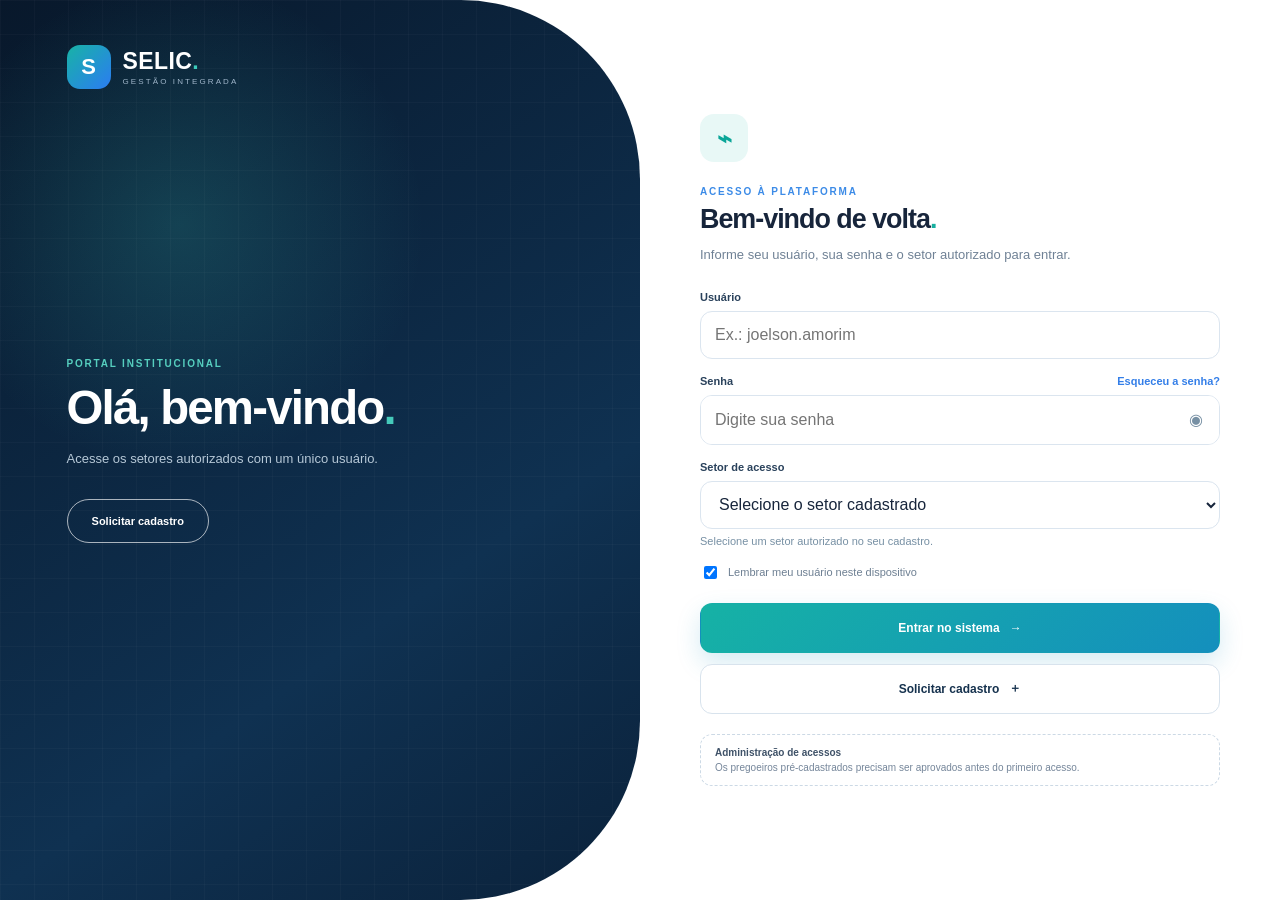
<file: index.html>
<!DOCTYPE html>
<html lang="pt-BR">
<head>
  <meta charset="UTF-8">
  <meta name="viewport" content="width=device-width, initial-scale=1">
  <meta name="theme-color" content="#0b1830">
  <title>SELIC | Portal de Acesso</title>
  <link rel="stylesheet" href="login-style.css">
  <script src="login-script.js" defer></script>
  <script src="jszip.min.js" defer></script>
  <script src="selic-admin-importar.js" defer></script>
  <script src="selic-treinamento-inicial.js"></script>
</head>
<body>
  <div class="app-shell" id="appShell">
    <section class="login-view auth-stage" id="loginView">
      <div class="auth-frame" id="authFrame">
        <div class="auth-form auth-form-login">
          <div class="login-card">
            <div class="login-heading">
              <div class="lock-icon">⌁</div>
              <span>ACESSO À PLATAFORMA</span>
              <h2>Bem-vindo de volta<span>.</span></h2>
              <p>Informe seu usuário, sua senha e o setor autorizado para entrar.</p>
            </div>
            <form id="loginForm" novalidate>
              <label class="field"><span>Usuário</span><input id="loginUsername" autocomplete="username" placeholder="Ex.: joelson.amorim" required></label>
              <label class="field"><span class="field-row">Senha <button type="button" class="link-btn" id="openReset">Esqueceu a senha?</button></span><div class="password-input"><input id="loginPassword" type="password" autocomplete="current-password" placeholder="Digite sua senha" required><button type="button" id="toggleLoginPassword" aria-label="Mostrar senha">◉</button></div></label>
              <label class="field" for="loginSector"><span>Setor de acesso</span>
                <select id="loginSector" name="setor" autocomplete="organization" required aria-required="true">
                  <option value="">Selecione o setor cadastrado</option>
                  <option value="DIVACP">DIVACP</option>
                  <option value="DIVCON">DIVCON</option>
                  <option value="CEC">CEC</option>
                  <option value="CPC">CPC</option>
                  <option value="DIPREG">DIPREG</option>
                  <option value="ADMINISTRADOR">Administrador</option>
                </select>
                <small class="login-sector-help">Selecione um setor autorizado no seu cadastro.</small>
              </label>
              <label class="remember"><input id="rememberUser" type="checkbox" checked><span>Lembrar meu usuário neste dispositivo</span></label>
              <div class="button-stack">
                <button class="ui-btn primary" type="submit">Entrar no sistema <span>→</span></button>
                <button class="ui-btn secondary" type="button" id="openRegister">Solicitar cadastro <span>＋</span></button>
              </div>
              <div class="feedback" id="loginFeedback" hidden></div>
            </form>
            <div class="demo-access"><strong>Administração de acessos</strong><span>Os pregoeiros pré-cadastrados precisam ser aprovados antes do primeiro acesso.</span></div>
          </div>
        </div>

        <div class="auth-form auth-form-register">
          <div class="register-card">
            <div class="login-heading">
              <div class="lock-icon">＋</div>
              <span>SOLICITAÇÃO DE CADASTRO</span>
              <h2>Solicite seu acesso<span>.</span></h2>
              <p>O acesso só será liberado depois da aprovação de um administrador.</p>
            </div>
            <div class="hint-box"><strong>Dica para o usuário</strong><span>Você pode usar o mesmo padrão do CI/CIAC. Exemplo: <b>joelson.amorim</b>.</span></div>
            <form id="registerForm" novalidate>
              <div class="form-grid auth-register-grid">
                <label class="field span-2"><span>Nome completo</span><input id="regName" required placeholder="Digite seu nome completo"></label>
                <label class="field"><span>Usuário desejado</span><input id="regUsername" required placeholder="Ex.: joelson.amorim"></label>
                <label class="field"><span>Setor solicitado</span><select id="regSector" required><option value="">Selecione</option><option>DIVACP</option><option>DIVCON</option><option>CEC</option><option>CPC</option><option>DIPREG</option></select></label>
                <label class="field"><span>Senha desejada</span><input id="regPassword" type="password" required placeholder="Mínimo 6 caracteres"></label>
                <label class="field"><span>Confirmar senha</span><input id="regPassword2" type="password" required placeholder="Repita a senha"></label>
              </div>
              <div class="modal-note">Após a aprovação, o administrador emitirá uma <b>senha provisória</b>. No primeiro acesso, você deverá cadastrar uma nova senha.</div>
              <div class="modal-feedback" id="registerFeedback" hidden></div>
              <div class="button-stack">
                <button class="ui-btn primary" type="submit">Enviar solicitação <span>→</span></button>
                <button class="ui-btn secondary" type="button" id="backToLogin">Voltar ao login <span>←</span></button>
              </div>
            </form>
          </div>
        </div>

        <aside class="auth-switch-panel" aria-hidden="true">
          <div class="auth-switch-content auth-switch-login">
            <div class="wordmark"><div class="brand-mark">S</div><div><strong>SELIC<span>.</span></strong><small>GESTÃO INTEGRADA</small></div></div>
            <span class="eyebrow">PORTAL INSTITUCIONAL</span>
            <h1>Olá, bem-vindo<span>.</span></h1>
            <p>Acesse os setores autorizados com um único usuário.</p>
            <button class="switch-ghost-btn" type="button" id="panelOpenRegister">Solicitar cadastro</button>
          </div>
          <div class="auth-switch-content auth-switch-register">
            <div class="wordmark"><div class="brand-mark">S</div><div><strong>SELIC<span>.</span></strong><small>GESTÃO INTEGRADA</small></div></div>
            <span class="eyebrow">JÁ POSSUI ACESSO?</span>
            <h1>Bem-vindo de volta<span>.</span></h1>
            <p>Retorne ao login e entre com seu perfil aprovado.</p>
            <button class="switch-ghost-btn" type="button" id="panelBackToLogin">Entrar</button>
          </div>
        </aside>
      </div>
    </section>

    <section class="workspace" id="workspace" hidden>
      <aside class="sidebar">
        <div class="side-brand"><div class="brand-mark small">S</div><div><strong>SELIC</strong><span id="activeProfileLabel">ADMINISTRADOR</span></div></div>
        <nav id="adminNav">
          <button class="nav-btn active" data-screen="overview">⌂ <span>Visão geral</span></button>
          <button class="nav-btn" data-screen="requests">▣ <span>Solicitações</span><i class="badge" id="requestBadge">0</i></button>
          <button class="nav-btn" data-screen="passwords">⌘ <span>Redefinições de senha</span><i class="badge" id="passwordBadge">0</i></button>
          <button class="nav-btn" data-screen="users">♙ <span>Usuários</span></button>
          <button class="nav-btn" data-screen="sectors">▦ <span>Setores</span></button>
          <button class="nav-btn" data-screen="records">◫ <span>Cadastros</span></button>
          <button class="nav-btn" data-screen="importacao">⇧ <span>Importar planilhas</span></button>
        </nav>
        <div class="side-footer">
          <button class="profile-switch-btn" id="switchProfileBtn">⇄ <span>Trocar perfil</span></button>
          <button class="profile-card" id="profileMenuBtn"><span class="avatar" id="sidebarInitials">AD</span><span><strong id="sidebarUserName">Administrador</strong><small id="sidebarProfileName">Administrador</small></span><b>⋮</b></button>
        </div>
      </aside>

      <main class="main-area">
        <header class="topbar"><div><span class="crumb">SELIC / Administração</span><h2 id="screenTitle">Visão geral</h2></div><div class="top-actions"><button class="icon-btn" id="topSwitchProfile" title="Trocar perfil">⇄</button><button class="user-pill" id="topUserPill"><span class="avatar" id="topInitials">AD</span><span id="topUserName">Administrador</span></button></div></header>
        <div class="content-area">
          <section class="screen active" id="screen-overview">
            <div class="hero-admin"><div><span>ADMINISTRAÇÃO DE ACESSOS</span><h3>Controle central da plataforma</h3><p>Aprove usuários, acompanhe solicitações e gerencie permissões sem excluir registros históricos.</p></div><div class="hero-security">✓ <span><strong>Governança ativa</strong><small>Inativação reversível e trilha de decisões</small></span></div></div>
            <div class="stats-grid"><article><span>Solicitações pendentes</span><strong id="statRequests">0</strong><small>Aguardando decisão</small></article><article><span>Redefinições pendentes</span><strong id="statPasswords">0</strong><small>Solicitações de senha</small></article><article><span>Usuários ativos</span><strong id="statUsers">0</strong><small>Perfis aprovados</small></article><article><span>Setores ativos</span><strong id="statSectors">5</strong><small>Unidades disponíveis</small></article></div>
            <div class="panel-grid"><article class="panel"><div class="panel-head"><div><span>ATENÇÃO</span><h4>Solicitações recentes</h4></div><button class="text-action" data-open-screen="requests">Ver todas →</button></div><div id="recentRequests"></div></article><article class="panel"><div class="panel-head"><div><span>ACESSOS</span><h4>Perfis do administrador</h4></div></div><div class="profile-list" id="adminProfiles"></div></article></div>
          </section>

          <section class="screen" id="screen-requests"><div class="section-head"><div><span>GESTÃO DE ACESSOS</span><h3>Solicitações de cadastro</h3><p>Aprove ou reprove solicitações de novos usuários.</p></div></div><div class="tabs"><button class="tab active" data-request-tab="pending">Em andamento <span id="pendingTabCount">0</span></button><button class="tab" data-request-tab="done">Concluídas <span id="doneTabCount">0</span></button></div><div class="panel"><div class="table-wrap"><table><thead><tr><th>Nome</th><th>Usuário</th><th>Setor solicitado</th><th>Data</th><th>Situação</th><th>Ações</th></tr></thead><tbody id="requestsTable"></tbody></table></div></div></section>

          <section class="screen" id="screen-passwords"><div class="section-head"><div><span>SEGURANÇA</span><h3>Redefinições de senha</h3><p>Analise solicitações de usuários que esqueceram a senha.</p></div></div><div class="tabs"><button class="tab active" data-password-tab="pending">Em andamento <span id="pendingPasswordCount">0</span></button><button class="tab" data-password-tab="done">Concluídas <span id="donePasswordCount">0</span></button></div><div class="panel"><div class="table-wrap"><table><thead><tr><th>Usuário</th><th>Nome</th><th>Solicitado em</th><th>Situação</th><th>Ações</th></tr></thead><tbody id="passwordRequestsTable"></tbody></table></div></div></section>

          <section class="screen" id="screen-users"><div class="section-head inline"><div><span>PERFIS</span><h3>Usuários</h3><p>Gerencie perfis, setores e situação de acesso.</p></div><div class="admin-user-tools"><button class="ui-btn secondary compact" type="button" id="resetSelectedUsers" disabled>Redefinir selecionados (<span id="selectedUserCount">0</span>)</button><button class="ui-btn secondary compact" type="button" id="resetAllPregoeiros">Redefinir senhas dos pregoeiros</button></div></div><div class="panel"><div class="table-wrap"><table><thead><tr><th><input id="selectAllUsers" type="checkbox" aria-label="Selecionar todos os usuários disponíveis para redefinição"></th><th>Usuário</th><th>Nome</th><th>Perfis</th><th>Situação</th><th>Último acesso</th><th>Ações</th></tr></thead><tbody id="usersTable"></tbody></table></div></div></section>

          <section class="screen" id="screen-importacao">
            <div class="section-head"><div><span>ADMINISTRAÇÃO DE DADOS</span><h3>Importar planilhas</h3><p>Selecione o setor de destino. Para a DIPREG, escolha obrigatoriamente qual pregoeiro receberá os processos.</p></div></div>
            <div class="panel selic-import-panel">
              <div class="selic-import-grid">
                <label class="field"><span>1. Arquivo Excel ou CSV</span><input id="selicImportFile" type="file" accept=".xlsx,.csv" /></label>
                <label class="field"><span>2. Setor de destino</span><select id="selicImportSector"><option value="">Selecione o setor</option><option>DIVACP</option><option>DIVCON</option><option>DIPREG</option><option>CEC</option><option>CPC</option></select></label>
                <label class="field" id="selicImportPregoeiroWrap" hidden><span>3. Pregoeiro responsável (DIPREG)</span><select id="selicImportPregoeiro"><option value="">Selecione o pregoeiro</option></select></label>
              </div>
              <p class="selic-import-hint">Arquivos .xlsx e .csv. Não cria processos duplicados: a comparação é feita pelo número do processo. Os dados preenchidos manualmente serão preservados; na DIPREG, o responsável selecionado será vinculado aos processos importados.</p>
              <div class="selic-import-actions"><button type="button" class="ui-btn secondary compact" id="selicImportBackup">Baixar backup do setor</button><button type="button" class="ui-btn primary compact" id="selicImportReview">Conferir planilha →</button></div>
              <div id="selicImportStatus" class="selic-import-status" role="status" aria-live="polite"></div>
              <div id="selicImportPreview" hidden><div id="selicImportSummary"></div><div class="table-wrap"><table><thead><tr><th>Processo</th><th>Modalidade</th><th>Órgão</th><th>Responsável</th><th>Conferência</th></tr></thead><tbody id="selicImportTable"></tbody></table></div><div class="selic-import-actions"><button type="button" class="ui-btn secondary compact" id="selicImportCancel">Cancelar</button><button type="button" class="ui-btn primary compact" id="selicImportApply">Confirmar importação</button></div></div>
            </div>
            <p class="selic-import-footnote">Nesta versão local, a importação fica armazenada neste navegador. Para que outros computadores recebam os dados automaticamente, será necessária uma base compartilhada no servidor.</p>
          </section>

          <section class="screen" id="screen-sectors"><div class="section-head"><div><span>ESTRUTURA</span><h3>Setores</h3><p>O administrador possui acesso total a todos os setores ativos.</p></div></div><div class="sector-cards" id="sectorCards"></div></section>

          <section class="screen" id="screen-records"><div class="section-head"><div><span>GOVERNANÇA</span><h3>Cadastros e registros</h3><p>Nenhum cadastro é excluído definitivamente. A inativação pode ser revertida sem apagar o histórico.</p></div></div><div class="tabs"><button class="tab active" data-record-tab="statuses">Status</button><button class="tab" data-record-tab="processes">Processos</button></div><div class="panel" id="recordsPanel"></div></section>

          <section class="screen" id="screen-sector-placeholder"><div class="sector-access-card"><span class="sector-access-badge">PERFIL ATIVO</span><h3 id="sectorAccessTitle">DIPREG</h3><p>Este é um protótipo de acesso. Na integração final, este perfil abrirá diretamente o sistema do setor selecionado.</p><div class="placeholder-actions"><button class="ui-btn primary compact" id="returnAdminBtn">Trocar perfil</button><button class="ui-btn secondary compact" id="logoutSectorBtn">Sair</button></div></div></section>
        </div>
      </main>
    </section>
  </div>


  <dialog class="modal" id="resetDialog"><form class="modal-card" id="resetForm"><button class="modal-x" type="button" data-close="resetDialog">×</button><div class="modal-icon">↻</div><span class="modal-eyebrow">REDEFINIÇÃO DE SENHA</span><h3>Solicitar nova senha</h3><p>Informe seu usuário. Após a aprovação, a Administração emitirá uma senha provisória no padrão SELIC + 4 dígitos, que deverá ser substituída no próximo acesso.</p><label class="field"><span>Usuário</span><input id="resetUsername" required></label><div class="modal-feedback" id="resetFeedback" hidden></div><div class="modal-actions"><button class="ui-btn secondary" type="button" data-close="resetDialog">Cancelar</button><button class="ui-btn primary" type="submit">Solicitar redefinição</button></div></form></dialog>

  <dialog class="modal" id="firstPasswordDialog"><form class="modal-card" id="firstPasswordForm"><div class="modal-icon">⌁</div><span class="modal-eyebrow">PRIMEIRO ACESSO</span><h3>Defina sua senha pessoal</h3><p>Esta é sua primeira entrada ou sua senha foi redefinida pela Administração. Para continuar, cadastre uma nova senha.</p><label class="field"><span>Nova senha</span><input id="firstPassword" type="password" required></label><label class="field"><span>Confirmar nova senha</span><input id="firstPassword2" type="password" required></label><div class="modal-feedback" id="firstPasswordFeedback" hidden></div><div class="modal-actions single"><button class="ui-btn primary" type="submit">Salvar nova senha</button></div></form></dialog>

  <dialog class="modal" id="profileDialog"><div class="modal-card"><button class="modal-x" type="button" data-close="profileDialog">×</button><div class="modal-icon">⇄</div><span class="modal-eyebrow">TROCAR PERFIL</span><h3>Escolha onde deseja entrar</h3><p>Você só verá os perfis aprovados para seu usuário.</p><div class="profile-picker" id="profilePicker"></div></div></dialog>

  <dialog class="modal wide" id="userEditDialog"><form class="modal-card" id="userEditForm"><button class="modal-x" type="button" data-close="userEditDialog">×</button><div class="modal-icon">♙</div><span class="modal-eyebrow">PERMISSÕES</span><h3>Editar perfis do usuário</h3><p id="userEditDescription"></p><div class="checkbox-grid" id="userProfileChecks"></div><div class="modal-actions"><button class="ui-btn secondary" type="button" data-close="userEditDialog">Cancelar</button><button class="ui-btn primary" type="submit">Salvar perfis</button></div></form></dialog>

  <dialog class="modal" id="credentialDialog"><div class="modal-card"><button class="modal-x" type="button" data-close="credentialDialog">×</button><div class="modal-icon">✓</div><span class="modal-eyebrow">ACESSO APROVADO</span><h3>Senha provisória gerada</h3><p>Senha no padrão SELIC + 4 dígitos. Envie ao usuário: ele deverá cadastrar uma nova senha pessoal no primeiro acesso ou após redefinição.</p><strong id="credentialUsername" style="display:block;margin-bottom:8px"></strong><div class="temporary-password" id="temporaryPassword">—</div><div class="modal-actions"><button class="ui-btn secondary" id="copyTempPassword" type="button">Copiar senha</button><button class="ui-btn primary" id="closeCredentialDialog" type="button">Concluir</button></div></div></dialog>

  <dialog class="modal wide" id="adminResetCredentialsDialog"><div class="modal-card">
    <div class="modal-icon">⌁</div><span class="modal-eyebrow">REDEFINIÇÃO ADMINISTRATIVA</span>
    <h3>Senhas provisórias geradas</h3><p>Os usuários devem trocar estas senhas no próximo acesso. Copie as credenciais agora e envie individualmente por canal seguro; esta listagem não será mantida ao fechar.</p>
    <div class="table-wrap" style="max-height:310px;overflow:auto"><table><thead><tr><th>Usuário</th><th>Senha provisória</th></tr></thead><tbody id="resetCredentialsList"></tbody></table></div>
    <div class="modal-actions"><button class="ui-btn secondary" type="button" id="copyResetCredentials">Copiar lista</button><button class="ui-btn primary" type="button" id="closeResetCredentials">Concluir</button></div>
  </div></dialog>
  <script>document.documentElement.classList.add('js');</script>
</body>
</html>
</file>
<file: login-style.css>
:root{--navy:#0b1e35;--navy2:#102b49;--ink:#17253b;--muted:#6f8195;--line:#dbe5ef;--bg:#eef3f8;--teal:#18b3a6;--blue:#2678ef;--green:#0fa36b;--red:#df4b5c;--amber:#d88912;--white:#fff;--shadow:0 18px 60px rgba(17,37,63,.13);font-family:Inter,Segoe UI,Arial,sans-serif}*{box-sizing:border-box}body{margin:0;background:#e9eef4;color:var(--ink)}button,input,select{font:inherit}.app-shell{min-height:100vh}.login-view{min-height:100vh;display:grid;grid-template-columns:minmax(520px,1.1fr) minmax(430px,.9fr);background:white}.brand-panel{position:relative;overflow:hidden;background:radial-gradient(circle at 20% 20%,rgba(31,119,239,.22),transparent 30%),radial-gradient(circle at 75% 65%,rgba(24,179,166,.16),transparent 30%),linear-gradient(145deg,#08182b,#0f2946 62%,#0a1d34);color:white;padding:44px 54px 32px;display:flex;flex-direction:column}.brand-panel:after{content:"";position:absolute;inset:0;background-image:linear-gradient(rgba(255,255,255,.025) 1px,transparent 1px),linear-gradient(90deg,rgba(255,255,255,.025) 1px,transparent 1px);background-size:34px 34px;pointer-events:none}.brand-top,.brand-copy,.brand-card,.brand-panel footer{position:relative;z-index:1}.brand-top{display:flex;justify-content:space-between;align-items:center}.wordmark,.side-brand{display:flex;align-items:center;gap:12px}.brand-mark{display:grid;place-items:center;width:44px;height:44px;border-radius:13px;background:linear-gradient(135deg,#18b3a6,#2b7cf2);font-weight:900;font-size:22px}.brand-mark.small{width:34px;height:34px;border-radius:10px;font-size:17px}.wordmark strong{display:block;font-size:23px;letter-spacing:.4px}.wordmark strong span{color:#3acbbb}.wordmark small{display:block;margin-top:2px;font-size:8px;letter-spacing:2.1px;color:#9fb5c9}.brand-chip{font-size:10px;color:#c7d4df;border:1px solid rgba(255,255,255,.12);padding:9px 12px;border-radius:999px;background:rgba(255,255,255,.04)}.brand-chip i{display:inline-block;width:7px;height:7px;border-radius:50%;background:#38c9b9;margin-right:6px}.brand-copy{max-width:680px;margin:auto 0 0;padding-top:80px}.eyebrow,.modal-eyebrow,.section-head span,.panel-head>div>span,.hero-admin>div>span{font-size:10px;font-weight:800;letter-spacing:1.8px;color:#56cfbf}.brand-copy h1{font-size:58px;line-height:1.02;letter-spacing:-2px;margin:18px 0 18px}.brand-copy h1 em{font-style:normal;color:#45caba}.brand-copy p{font-size:15px;line-height:1.8;color:#b6c5d2;max-width:600px}.sector-flow{display:flex;align-items:center;gap:10px;margin-top:35px;flex-wrap:wrap}.sector-flow span{font-size:10px;font-weight:800;letter-spacing:.7px;border:1px solid rgba(255,255,255,.14);padding:9px 11px;border-radius:10px;background:rgba(255,255,255,.035)}.sector-flow b{width:18px;height:1px;background:#52708d}.brand-card{display:flex;gap:13px;align-items:center;margin-top:auto;max-width:500px;padding:15px 17px;border-radius:16px;border:1px solid rgba(255,255,255,.1);background:rgba(255,255,255,.055);backdrop-filter:blur(10px)}.brand-card-icon{display:grid;place-items:center;width:36px;height:36px;border-radius:11px;background:#173d59;color:#43cfbd;font-weight:900}.brand-card strong{font-size:12px;display:block}.brand-card small{display:block;color:#9eb0c1;margin-top:4px;font-size:10px}.brand-panel footer{margin-top:28px;font-size:9px;letter-spacing:1px;color:#7f97ab}.brand-panel footer span{margin:0 8px}.login-panel{display:grid;place-items:center;padding:46px;background:linear-gradient(180deg,#fff,#fbfdff)}.login-card{width:min(420px,100%)}.login-heading{margin-bottom:32px}.lock-icon,.modal-icon{display:grid;place-items:center;width:48px;height:48px;border-radius:14px;background:#e8f8f6;color:#0aa698;font-size:25px;font-weight:900}.login-heading>span{display:block;margin-top:24px;font-size:10px;letter-spacing:1.8px;font-weight:800;color:#3c8be7}.login-heading h2{font-size:32px;letter-spacing:-1px;margin:7px 0 9px}.login-heading h2 span{color:#17af9f}.login-heading p{margin:0;color:var(--muted);font-size:13px;line-height:1.7}.field{display:grid;gap:8px;margin-bottom:16px}.field>span,.field-row{font-size:11px;font-weight:750;color:#29415b}.field-row{display:flex;justify-content:space-between;align-items:center}.field input,.field select{width:100%;height:48px;border:1px solid var(--line);border-radius:12px;padding:0 14px;outline:none;background:white;color:var(--ink)}.field input:focus,.field select:focus{border-color:#79aef4;box-shadow:0 0 0 3px rgba(38,120,239,.08)}.password-input{display:grid;grid-template-columns:1fr 46px;border:1px solid var(--line);border-radius:12px;overflow:hidden}.password-input:focus-within{border-color:#79aef4;box-shadow:0 0 0 3px rgba(38,120,239,.08)}.password-input input{border:0;border-radius:0;box-shadow:none!important}.password-input button{border:0;background:white;color:#7790a4;cursor:pointer}.link-btn,.text-action{border:0;background:transparent;color:#337ee8;font-size:11px;font-weight:750;cursor:pointer;padding:0}.remember{display:flex;align-items:center;gap:8px;color:#6d7f92;font-size:11px;margin:3px 0 21px}.button-stack{display:grid;gap:11px}.ui-btn{height:50px;border-radius:12px;border:1px solid transparent;display:inline-flex;align-items:center;justify-content:center;gap:10px;font-weight:800;font-size:12px;cursor:pointer;transition:.18s ease;padding:0 18px}.ui-btn:hover{transform:translateY(-1px)}.ui-btn.primary{background:linear-gradient(135deg,#16b2a5,#148fbd);color:white;box-shadow:0 10px 24px rgba(20,143,189,.18)}.ui-btn.secondary{background:white;color:#16324e;border-color:#d8e3ed}.ui-btn.danger{background:#fff2f4;color:#c83e50;border-color:#f2c7ce}.ui-btn.compact{height:38px;border-radius:10px;font-size:11px}.feedback,.modal-feedback{margin-top:15px;padding:11px 12px;border-radius:10px;background:#eef7ff;color:#2e6498;font-size:11px;line-height:1.5}.demo-access{margin-top:26px;padding:12px 14px;border:1px dashed #ccd9e5;border-radius:12px;color:#75869a;font-size:10px;display:grid;gap:4px}.demo-access strong{color:#3f5268}.demo-access code{background:#eef3f7;padding:2px 5px;border-radius:5px;color:#223b55}.workspace{min-height:100vh;display:grid;grid-template-columns:220px 1fr;background:var(--bg)}.sidebar{background:var(--navy);color:white;display:flex;flex-direction:column;padding:20px 12px;min-height:100vh}.side-brand{padding:4px 8px 23px;border-bottom:1px solid rgba(255,255,255,.07)}.side-brand strong{display:block;font-size:15px}.side-brand span{display:block;font-size:8px;letter-spacing:1.5px;color:#8ca5bb;margin-top:3px}.sidebar nav{display:grid;gap:5px;margin-top:20px}.nav-btn,.profile-switch-btn,.profile-card{border:0;background:transparent;color:#a9bdcf;border-radius:10px;cursor:pointer}.nav-btn{height:43px;padding:0 11px;text-align:left;display:flex;align-items:center;gap:10px;font-size:11px;font-weight:700}.nav-btn span{flex:1}.nav-btn:hover,.nav-btn.active{background:#143553;color:white}.badge{min-width:19px;height:19px;border-radius:999px;background:#e45767;color:white;font-size:9px;font-style:normal;display:grid;place-items:center;padding:0 5px}.side-footer{margin-top:auto;display:grid;gap:8px}.profile-switch-btn{height:40px;text-align:left;padding:0 11px;display:flex;align-items:center;gap:9px}.profile-switch-btn:hover{background:#143553;color:white}.profile-card{padding:10px;display:grid;grid-template-columns:34px 1fr auto;gap:9px;align-items:center;text-align:left;background:#102b46}.avatar{display:grid;place-items:center;width:34px;height:34px;border-radius:50%;background:#e8f8f5;color:#11988d;font-size:10px;font-weight:850}.profile-card strong{display:block;color:white;font-size:10px}.profile-card small{display:block;color:#8ca6bc;font-size:8px;margin-top:2px}.profile-card b{color:#6f899f}.main-area{min-width:0}.topbar{height:82px;background:white;border-bottom:1px solid #dfe7ef;display:flex;align-items:center;justify-content:space-between;padding:0 28px;position:sticky;top:0;z-index:15}.crumb{font-size:9px;color:#8fa0b1;letter-spacing:.8px}.topbar h2{font-size:21px;margin:5px 0 0}.top-actions{display:flex;gap:9px;align-items:center}.icon-btn,.user-pill{border:1px solid #dfe7ef;background:white;border-radius:11px;height:42px;cursor:pointer}.icon-btn{width:42px}.user-pill{display:flex;align-items:center;gap:8px;padding:0 10px 0 6px;color:#31475d;font-size:10px}.content-area{padding:25px}.screen{display:none}.screen.active{display:block}.hero-admin{border-radius:18px;padding:25px 28px;color:white;background:linear-gradient(115deg,#102e4b,#14536a);display:flex;justify-content:space-between;align-items:center;box-shadow:var(--shadow)}.hero-admin h3{font-size:24px;margin:6px 0 7px}.hero-admin p{color:#b9cbd7;font-size:11px;margin:0}.hero-security{display:flex;align-items:center;gap:10px;padding:13px 16px;border-radius:13px;background:rgba(255,255,255,.08);font-size:17px}.hero-security strong{display:block;font-size:10px}.hero-security small{display:block;font-size:8px;color:#a8becd;margin-top:3px}.stats-grid{display:grid;grid-template-columns:repeat(4,1fr);gap:12px;margin-top:16px}.stats-grid article{background:white;border:1px solid #dfe7ef;border-radius:15px;padding:17px}.stats-grid span{font-size:9px;color:#718397}.stats-grid strong{display:block;font-size:27px;margin:8px 0 4px}.stats-grid small{font-size:8px;color:#9aa9b6}.panel-grid{display:grid;grid-template-columns:1.35fr .65fr;gap:15px;margin-top:15px}.panel{background:white;border:1px solid #dfe7ef;border-radius:15px;padding:18px}.panel-head{display:flex;justify-content:space-between;align-items:start;margin-bottom:13px}.panel-head h4{margin:4px 0 0;font-size:14px}.profile-list{display:grid;gap:8px}.profile-chip{padding:11px 12px;border-radius:11px;background:#f4f7fa;display:flex;justify-content:space-between;align-items:center;font-size:10px}.section-head{display:flex;justify-content:space-between;align-items:flex-start;margin-bottom:16px}.section-head.inline{align-items:center}.section-head h3{font-size:22px;margin:5px 0}.section-head p{margin:0;color:#75879a;font-size:10px}.tabs{display:flex;gap:6px;margin-bottom:12px}.tab{height:36px;padding:0 14px;border-radius:9px;border:1px solid #dae4ed;background:white;color:#617489;font-size:10px;font-weight:750;cursor:pointer}.tab.active{background:#132e49;color:white;border-color:#132e49}.tab span{margin-left:5px;background:#eef3f7;color:#5f7386;border-radius:999px;padding:2px 6px}.tab.active span{background:rgba(255,255,255,.14);color:white}.table-wrap{overflow:auto}table{width:100%;border-collapse:collapse;font-size:10px}th{text-align:left;color:#687c90;font-size:8px;letter-spacing:.7px;padding:9px 8px;border-bottom:1px solid #dfe7ef}td{padding:12px 8px;border-bottom:1px solid #edf1f5;vertical-align:middle}.status-pill{display:inline-flex;padding:5px 8px;border-radius:999px;font-size:8px;font-weight:800}.status-pill.pending{background:#fff4df;color:#a96b09}.status-pill.approved,.status-pill.active{background:#e6f7ef;color:#0b8b5a}.status-pill.rejected,.status-pill.inactive{background:#fdecef;color:#c53d50}.row-actions{display:flex;gap:5px;flex-wrap:wrap}.mini-btn{height:28px;padding:0 9px;border-radius:8px;border:1px solid #dbe4ec;background:white;font-size:8px;font-weight:800;cursor:pointer}.mini-btn.approve{color:#087f58;border-color:#b7e3d2;background:#f0fbf6}.mini-btn.reject{color:#b74050;border-color:#f0c7ce;background:#fff6f7}.empty{text-align:center;color:#8b9aab;padding:28px!important}.request-card{display:flex;justify-content:space-between;align-items:center;padding:11px 0;border-bottom:1px solid #edf2f6;font-size:10px}.request-card:last-child{border-bottom:0}.request-card strong{display:block}.request-card small{display:block;color:#8191a2;margin-top:3px}.sector-cards{display:grid;grid-template-columns:repeat(3,1fr);gap:12px}.sector-card{background:white;border:1px solid #dfe7ef;border-radius:15px;padding:18px}.sector-card h4{margin:0 0 4px}.sector-card p{font-size:9px;color:#7d8d9d;line-height:1.5}.sector-card .sector-card-foot{display:flex;justify-content:space-between;align-items:center;margin-top:17px}.record-list{display:grid;gap:7px}.record-row{display:grid;grid-template-columns:1fr 150px 110px;gap:9px;align-items:center;border:1px solid #e4ebf1;border-radius:10px;padding:10px 12px;font-size:10px}.sector-access-card{max-width:680px;margin:70px auto;background:white;border:1px solid #dfe7ef;border-radius:20px;padding:38px;text-align:center;box-shadow:var(--shadow)}.sector-access-badge{display:inline-block;background:#e7f8f5;color:#0a8d83;font-size:9px;font-weight:850;letter-spacing:1.1px;padding:7px 10px;border-radius:999px}.sector-access-card h3{font-size:38px;margin:17px 0 9px}.sector-access-card p{color:#728498;font-size:12px;line-height:1.7}.placeholder-actions{display:flex;justify-content:center;gap:9px;margin-top:25px}.modal{border:0;padding:0;border-radius:18px;box-shadow:0 35px 100px rgba(7,25,45,.28);width:min(520px,calc(100vw - 30px));max-width:none}.modal.wide{width:min(820px,calc(100vw - 42px))}.modal::backdrop{background:rgba(5,21,38,.58);backdrop-filter:blur(5px)}.modal-card{position:relative;padding:30px}.modal-x{position:absolute;right:17px;top:14px;border:0;background:transparent;font-size:24px;color:#78899a;cursor:pointer}.modal-icon{width:44px;height:44px;border-radius:13px;font-size:20px}.modal-eyebrow{display:block;margin-top:18px;color:#2b7de8}.modal h3{font-size:23px;margin:5px 0 8px}.modal p{font-size:11px;color:#708296;line-height:1.65;margin:0 0 18px}.hint-box,.modal-note{padding:11px 13px;border-radius:11px;background:#f3f8fd;border:1px solid #deebf5;font-size:10px;color:#567086;margin-bottom:18px}.hint-box strong{display:block;color:#28475f;margin-bottom:4px}.form-grid{display:grid;grid-template-columns:1fr 1fr;gap:0 12px}.span-2{grid-column:1/-1}.modal-actions{display:grid;grid-template-columns:1fr 1fr;gap:9px;margin-top:18px}.modal-actions.single{grid-template-columns:1fr}.temporary-password{font-size:27px;font-weight:900;letter-spacing:3px;text-align:center;padding:17px;border-radius:13px;background:#101f35;color:white;margin:18px 0}.profile-picker{display:grid;gap:8px}.profile-choice{display:flex;align-items:center;justify-content:space-between;padding:13px 14px;border:1px solid #dfe7ef;border-radius:12px;background:white;cursor:pointer}.profile-choice:hover{border-color:#91baf1;background:#f8fbff}.profile-choice strong{font-size:11px}.profile-choice span{font-size:9px;color:#77899b}.checkbox-grid{display:grid;grid-template-columns:repeat(2,1fr);gap:8px;margin:15px 0}.profile-check{display:flex;align-items:center;gap:8px;padding:11px;border:1px solid #dfe7ef;border-radius:10px;font-size:10px}.profile-check input{accent-color:#15aa9d}.toast{position:fixed;right:20px;bottom:20px;z-index:100;background:#10253d;color:white;padding:12px 15px;border-radius:11px;box-shadow:var(--shadow);font-size:10px;opacity:0;transform:translateY(10px);pointer-events:none;transition:.2s}.toast.show{opacity:1;transform:none}.js body{visibility:visible}@media(max-width:1000px){.login-view{grid-template-columns:1fr}.brand-panel{display:none}.login-panel{min-height:100vh}.workspace{grid-template-columns:76px 1fr}.sidebar{padding:15px 8px}.side-brand>div:last-child,.nav-btn span,.profile-switch-btn span,.profile-card>span:nth-child(2),.profile-card b{display:none}.nav-btn{justify-content:center}.profile-card{grid-template-columns:1fr;place-items:center}.stats-grid{grid-template-columns:repeat(2,1fr)}.panel-grid{grid-template-columns:1fr}.sector-cards{grid-template-columns:repeat(2,1fr)}}@media(max-width:650px){.login-panel{padding:24px}.content-area{padding:14px}.topbar{padding:0 15px}.topbar .crumb,.topUserName{display:none}.stats-grid{grid-template-columns:1fr}.sector-cards{grid-template-columns:1fr}.form-grid{grid-template-columns:1fr}.span-2{grid-column:auto}.modal.wide{width:calc(100vw - 20px)}.modal-card{padding:23px}.modal-actions{grid-template-columns:1fr}.checkbox-grid{grid-template-columns:1fr}.workspace{grid-template-columns:60px 1fr}.table-wrap{overflow:auto}.hero-admin{align-items:flex-start;gap:16px;flex-direction:column}}

/* =========================================================
   SELIC v4.1 — Login / Solicitação com painel deslizante
   ========================================================= */
.auth-stage{display:grid!important;place-items:center;min-height:100vh;padding:28px;background:
  radial-gradient(circle at 12% 18%,rgba(24,179,166,.12),transparent 26%),
  radial-gradient(circle at 88% 80%,rgba(38,120,239,.12),transparent 28%),#edf3f8}
.auth-frame{position:relative;width:min(1120px,96vw);min-height:690px;background:#fff;border:1px solid #dbe5ef;border-radius:28px;overflow:hidden;box-shadow:0 30px 90px rgba(15,39,67,.18)}
.auth-form{position:absolute;top:0;width:50%;height:100%;display:grid;place-items:center;padding:52px 62px;transition:transform .72s cubic-bezier(.77,0,.18,1),opacity .38s ease;z-index:2;background:#fff}
.auth-form-login{right:0;transform:translateX(0);opacity:1}
.auth-form-register{left:0;transform:translateX(-14%);opacity:0;pointer-events:none}
.auth-frame.register-mode .auth-form-login{transform:translateX(14%);opacity:0;pointer-events:none}
.auth-frame.register-mode .auth-form-register{transform:translateX(0);opacity:1;pointer-events:auto}
.auth-form .login-card,.register-card{width:min(440px,100%)}
.auth-register-grid{grid-template-columns:1fr 1fr;gap:0 12px}
.auth-switch-panel{position:absolute;left:0;top:0;width:50%;height:100%;z-index:5;color:white;overflow:hidden;background:
  radial-gradient(circle at 28% 25%,rgba(62,210,196,.18),transparent 30%),
  linear-gradient(145deg,#08182b,#0f3151 66%,#0b223b);transition:transform .72s cubic-bezier(.77,0,.18,1);border-radius:0 150px 150px 0}
.auth-frame.register-mode .auth-switch-panel{transform:translateX(100%);border-radius:150px 0 0 150px}
.auth-switch-panel:after{content:"";position:absolute;inset:0;background-image:linear-gradient(rgba(255,255,255,.025) 1px,transparent 1px),linear-gradient(90deg,rgba(255,255,255,.025) 1px,transparent 1px);background-size:34px 34px;pointer-events:none}
.auth-switch-content{position:absolute;inset:0;padding:54px;display:flex;flex-direction:column;justify-content:center;align-items:flex-start;transition:opacity .24s ease .18s,transform .55s ease;z-index:1}
.auth-switch-register{opacity:0;transform:translateX(20px);pointer-events:none}
.auth-frame.register-mode .auth-switch-login{opacity:0;transform:translateX(-20px);pointer-events:none}
.auth-frame.register-mode .auth-switch-register{opacity:1;transform:translateX(0);pointer-events:auto}
.auth-switch-content .wordmark{position:absolute;top:48px;left:54px}.auth-switch-content .eyebrow{margin-bottom:14px}.auth-switch-content h1{font-size:46px;line-height:1.04;margin:0 0 16px;letter-spacing:-1.8px}.auth-switch-content h1 span{color:#45caba}.auth-switch-content p{max-width:360px;color:#b6c8d7;font-size:14px;line-height:1.75;margin:0 0 28px}.switch-ghost-btn{height:44px;padding:0 24px;border:1px solid rgba(255,255,255,.65);border-radius:999px;background:transparent;color:white;font-size:11px;font-weight:800;cursor:pointer;transition:.2s}.switch-ghost-btn:hover{background:white;color:#12314d;transform:translateY(-1px)}
.auth-form .ui-btn{width:100%;height:50px;border-radius:12px}.auth-form .button-stack{grid-template-columns:1fr}.register-card .login-heading{margin-bottom:18px}.register-card .login-heading h2{font-size:30px}.register-card .field{margin-bottom:12px}.register-card .hint-box{margin-bottom:14px}.register-card .modal-note{margin:4px 0 14px}.register-card .modal-feedback{margin:0 0 12px}.login-view .demo-access{margin-top:20px}
@media(max-width:900px){.auth-stage{padding:0}.auth-frame{min-height:100vh;width:100vw;border:0;border-radius:0}.auth-switch-panel{display:none}.auth-form{position:relative;width:100%;min-height:100vh;padding:34px 24px}.auth-form-login{display:grid}.auth-form-register{display:none;transform:none;opacity:1}.auth-frame.register-mode .auth-form-login{display:none}.auth-frame.register-mode .auth-form-register{display:grid}.auth-register-grid{grid-template-columns:1fr}.auth-register-grid .span-2{grid-column:auto}}


/* ==============================================================
   SELIC v4.2 — Tela de acesso em 100% da janela (sem card pequeno)
   =============================================================== */
html, body { min-height: 100%; }
body { margin: 0; }
#loginView.auth-stage {
  width: 100%;
  min-height: 100vh;
  min-height: 100dvh;
  padding: 0 !important;
  display: block !important;
  background: #fff;
}
#loginView .auth-frame {
  width: 100%;
  max-width: none;
  height: 100vh;
  height: 100dvh;
  min-height: 0;
  border: 0;
  border-radius: 0;
  box-shadow: none;
  background: #fff;
}
#loginView .auth-form {
  min-height: 0;
  height: 100%;
  padding: clamp(20px, 3.5vw, 68px);
  overflow-y: auto;
  overscroll-behavior: contain;
  align-content: start;
  display: flex;
  flex-direction: column;
  align-items: center;
  justify-content: flex-start;
  scrollbar-width: thin;
}
#loginView .auth-form .login-card,
#loginView .auth-form .register-card {
  width: min(520px, 100%);
  max-width: 100%;
  flex: none;
  margin: auto 0;
}
#loginView .auth-switch-panel { border-radius: 0 14vw 14vw 0; }
#loginView .auth-frame.register-mode .auth-switch-panel { border-radius: 14vw 0 0 14vw; }
#loginView .auth-switch-content { padding: clamp(34px, 5.2vw, 100px); }
#loginView .auth-switch-content .wordmark { top: clamp(28px, 5vh, 62px); left: clamp(34px, 5.2vw, 100px); }
#loginView .auth-switch-content h1 { font-size: clamp(32px, 3.7vw, 66px); }
#loginView .auth-switch-content p { font-size: clamp(13px, 1vw, 17px); max-width: 490px; }
#loginView .field input,
#loginView .field select,
#loginView .password-input { min-height: 48px; }
#loginView .field select { cursor: pointer; appearance: auto; }
#loginView .login-sector-help { display: block; margin-top: -2px; color: #7790a4; font-size: 11px; font-weight: 400; }
#loginView .login-heading { margin-bottom: 24px; }
#loginView .login-heading h2 { font-size: clamp(26px, 2.1vw, 38px); }
#loginView .auth-form .ui-btn { flex-shrink: 0; }
#loginView .auth-register-grid { column-gap: 14px; }

/* Notebook: continua em tela cheia, com a coluna deslizante e rolagem
   apenas dentro do formulário quando a altura disponível é pequena. */
@media (min-width: 901px) and (max-width: 1150px) {
  #loginView .auth-form { padding: 28px 32px; }
  #loginView .auth-form .login-card,
  #loginView .auth-form .register-card { width: min(470px, 100%); }
  #loginView .auth-switch-content { padding: 34px; }
  #loginView .auth-switch-content .wordmark { left: 34px; }
  #loginView .auth-register-grid { grid-template-columns: 1fr; }
  #loginView .auth-register-grid .span-2 { grid-column: auto; }
}

/* Dispositivos estreitos: ambos os formulários ocupam a viewport;
   a troca mantém uma transição suave sem cortar os campos. */
@media (max-width: 900px) {
  #loginView .auth-frame { min-height: 100vh; min-height: 100dvh; height: auto; }
  #loginView .auth-switch-panel { display: none; }
  #loginView .auth-form {
    width: 100%;
    height: auto;
    min-height: 100vh;
    min-height: 100dvh;
    padding: 30px clamp(20px, 5vw, 44px);
    overflow: visible;
    transition: opacity .25s ease, transform .3s ease;
  }
  #loginView .auth-form-login { display: flex; transform: translateX(0); }
  #loginView .auth-form-register { display: none; transform: translateX(-14px); }
  #loginView .auth-frame.register-mode .auth-form-login { display: none; }
  #loginView .auth-frame.register-mode .auth-form-register { display: flex; transform: translateX(0); }
  #loginView .auth-register-grid { grid-template-columns: repeat(2, minmax(0, 1fr)); }
  #loginView .auth-register-grid .span-2 { grid-column: 1 / -1; }
}
@media (max-width: 620px) {
  #loginView .auth-register-grid { grid-template-columns: 1fr; }
  #loginView .auth-register-grid .span-2 { grid-column: auto; }
  #loginView .auth-form .login-card,
  #loginView .auth-form .register-card { width: min(520px, 100%); }
  #loginView .login-heading h2 { font-size: 28px; }
}
@media (prefers-reduced-motion: reduce) {
  #loginView .auth-frame,
  #loginView .auth-form,
  #loginView .auth-switch-panel,
  #loginView .auth-switch-content { transition-duration: .01ms !important; }
}
/* Oculta corretamente a página de login ao entrar na administração. */
#loginView[hidden] { display: none !important; }
/* Evita que o grid administrativo permaneça visível antes do login. */
#workspace[hidden] { display: none !important; }

/* Administração: redefinição de senhas, sem alterar os cards existentes */
.admin-user-tools{display:flex;gap:8px;flex-wrap:wrap;align-items:center;justify-content:flex-end}
.admin-user-tools .ui-btn{white-space:nowrap}
#usersTable input[type="checkbox"],#selectAllUsers{width:17px;height:17px;accent-color:#2466bd;cursor:pointer}
#resetCredentialsList code{font-size:13px;white-space:nowrap;user-select:all}
@media(max-width:760px){.admin-user-tools{justify-content:flex-start}.admin-user-tools .ui-btn{white-space:normal}}

/* Importação administrativa de planilhas */
.selic-import-panel{padding:26px!important;max-width:1120px}
.selic-import-grid{display:grid;grid-template-columns:repeat(2,minmax(0,1fr));gap:12px 18px;align-items:end}
.selic-import-grid .field{margin:0}
.selic-import-grid input[type=file]{height:auto;min-height:48px;padding:12px}
.selic-import-grid [hidden]{display:none!important}
.selic-import-hint,.selic-import-footnote{font-size:12px;line-height:1.6;color:#64758a;margin:18px 0}
.selic-import-actions{display:flex;gap:10px;flex-wrap:wrap;justify-content:flex-end;margin:15px 0}
.selic-import-status{font-size:12px;white-space:pre-wrap;line-height:1.6;color:#245977;margin:16px 0}
.selic-import-status.error{color:#bd3b45}
.selic-import-status.success{color:#16704c}
#selicImportSummary{font-size:12px;font-weight:650;margin-bottom:12px}
#selicImportTable td{max-width:350px;word-break:break-word}
#selicImportPreview .table-wrap{max-height:410px;overflow:auto}
@media(max-width:760px){.selic-import-grid{grid-template-columns:1fr}.selic-import-panel{padding:15px!important}}
</file>
